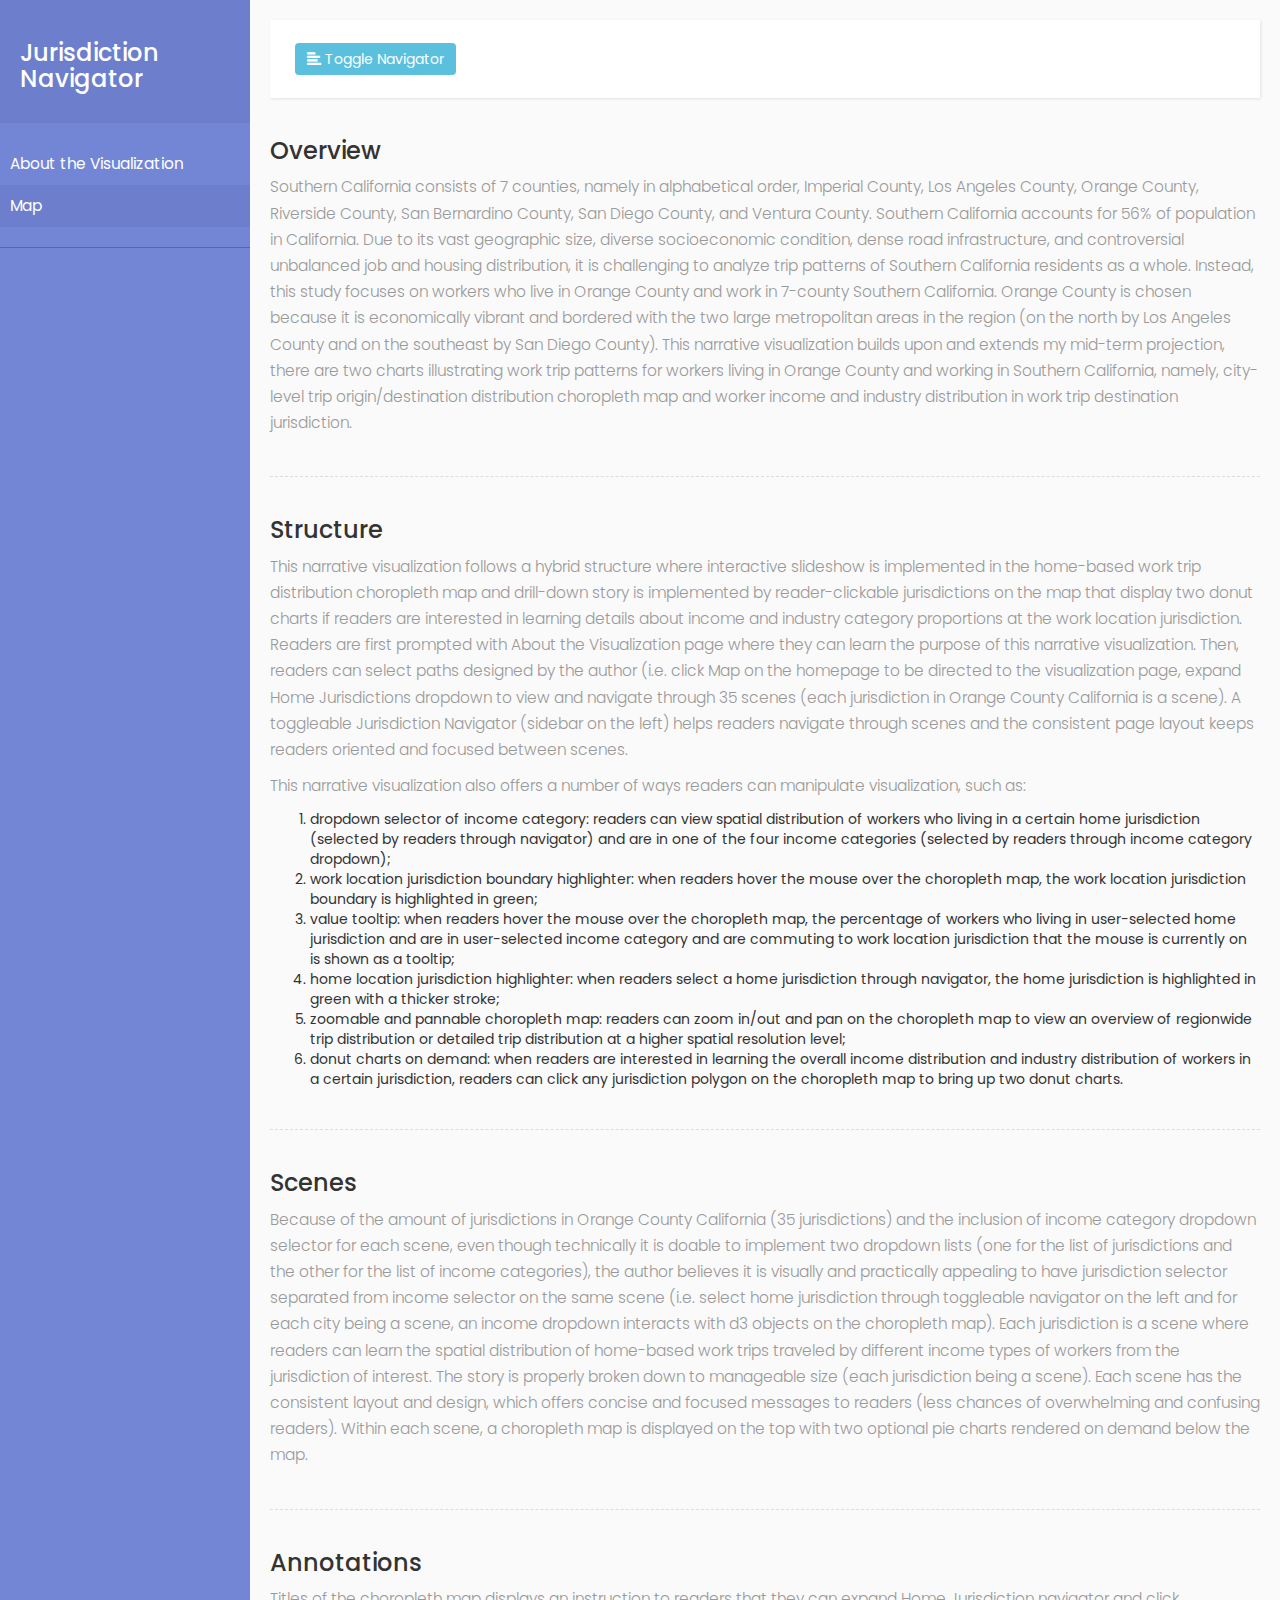
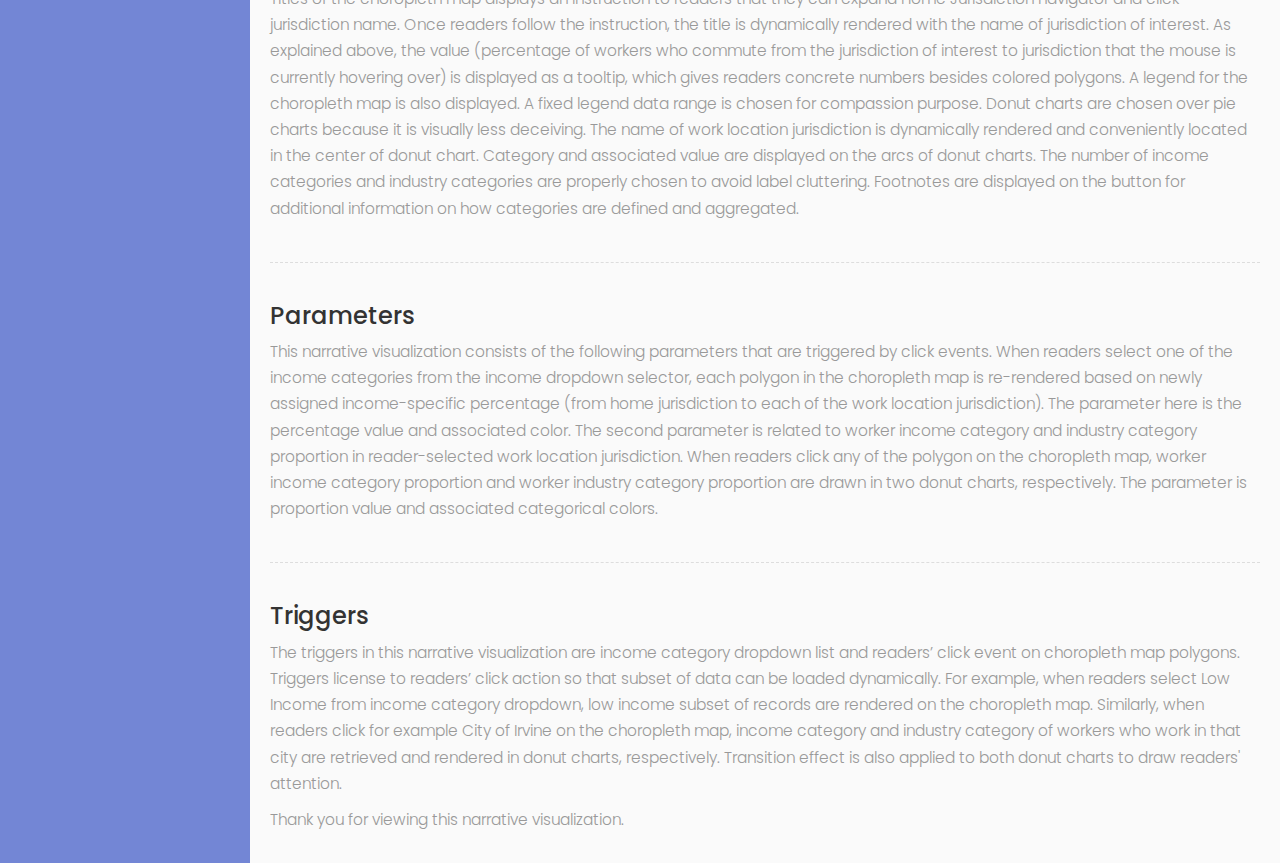
<file: index.html>
<!DOCTYPE html>
<html>
    <head>
    
        <meta charset="utf-8">
        <meta name="viewport" content="width=device-width, initial-scale=1.0">
        <meta http-equiv="X-UA-Compatible" content="IE=edge">

        <title>Home-Based Work Trip Distribution in Orange County, CA</title>

        <!-- Bootstrap CSS CDN -->
        <link rel="stylesheet" href="https://maxcdn.bootstrapcdn.com/bootstrap/3.3.7/css/bootstrap.min.css">
        <!-- Custom CSS -->
        <link rel="stylesheet" href="/css/style.css">

    </head>

    <body>
        <script src="https://d3js.org/d3.v4.min.js"></script>
        <script src="https://d3js.org/d3-scale-chromatic.v1.min.js"></script>

        <div class="wrapper">
            <!-- Sidebar Holder -->
            <nav id="sidebar">
                <div class="sidebar-header">
                    <h3><a href="index.html">Jurisdiction Navigator</a></h3>
                </div>

                <ul class="list-unstyled components">

                    <li>
                        <a href="index.html">About the Visualization</a>
                    </li>

                    <li class="active">
                        <a href="map.html">Map</a>
                    </li>

                </ul>
            </nav>


            <!-- Page Content Holder -->
            <div id="content">

                <nav class="navbar navbar-default">
                    <div class="container-fluid">
                        <div class="navbar-header">
                            <button type="button" id="sidebarCollapse" class="btn btn-info navbar-btn">
                                <i class="glyphicon glyphicon-align-left"></i>
                                <span>Toggle Navigator</span>
                            </button>
                        </div>
                    </div>
                </nav>

                <h3>Overview</h3>
                <p>Southern California consists of 7 counties, namely in alphabetical order, Imperial County, Los Angeles County, Orange County, Riverside County, San Bernardino County, San Diego County, and Ventura County. Southern California accounts for 56% of population in California. Due to its vast geographic size, diverse socioeconomic condition, dense road infrastructure, and controversial unbalanced job and housing distribution, it is challenging to analyze trip patterns of Southern California residents as a whole. Instead, this study focuses on workers who live in Orange County and work in 7-county Southern California. Orange County is chosen because it is economically vibrant and bordered with the two large metropolitan areas in the region (on the north by Los Angeles County and on the southeast by San Diego County). This narrative visualization builds upon and extends my mid-term projection, there are two charts illustrating work trip patterns for workers living in Orange County and working in Southern California, namely, city-level trip origin/destination distribution choropleth map and worker income and industry distribution in work trip destination jurisdiction.</p>
                <div class="line"></div>


                <h3>Structure</h3>
                <p>This narrative visualization follows a hybrid structure where interactive slideshow is implemented in the home-based work trip distribution choropleth map and drill-down story is implemented by reader-clickable jurisdictions on the map that display two donut charts if readers are interested in learning details about income and industry category proportions at the work location jurisdiction. Readers are first prompted with About the Visualization page where they can learn the purpose of this narrative visualization. Then, readers can select paths designed by the author (i.e. click Map on the homepage to be directed to the visualization page, expand Home Jurisdictions dropdown to view and navigate through 35 scenes (each jurisdiction in Orange County California is a scene). A toggleable Jurisdiction Navigator (sidebar on the left) helps readers navigate through scenes and the consistent page layout keeps readers oriented and focused between scenes.</p>
                <p>This narrative visualization also offers a number of ways readers can manipulate visualization, such as:</p>
                <div>
                    <ol>
                        <li>dropdown selector of income category: readers can view spatial distribution of workers who living in a certain home jurisdiction (selected by readers through navigator) and are in one of the four income categories (selected by readers through income category dropdown);</li>
                        <li>work location jurisdiction boundary highlighter: when readers hover the mouse over the choropleth map, the work location jurisdiction boundary is highlighted in green;</li>
                        <li>value tooltip: when readers hover the mouse over the choropleth map, the percentage of workers who living in user-selected home jurisdiction and are in user-selected income category and are commuting to work location jurisdiction that the mouse is currently on is shown as a tooltip;</li>
                        <li>home location jurisdiction highlighter: when readers select a home jurisdiction through navigator, the home jurisdiction is highlighted in green with a thicker stroke;</li>
                        <li>zoomable and pannable choropleth map: readers can zoom in/out and pan on the choropleth map to view an overview of regionwide trip distribution or detailed trip distribution at a higher spatial resolution level;</li>
                        <li>donut charts on demand: when readers are interested in learning the overall income distribution and industry distribution of workers in a certain jurisdiction, readers can click any jurisdiction polygon on the choropleth map to bring up two donut charts.</li>
                    </ol>
                </div>
                <div class="line"></div>


                <h3>Scenes</h3>
                <p>Because of the amount of jurisdictions in Orange County California (35 jurisdictions) and the inclusion of income category dropdown selector for each scene, even though technically it is doable to implement two dropdown lists (one for the list of jurisdictions and the other for the list of income categories), the author believes it is visually and practically appealing to have jurisdiction selector separated from income selector on the same scene (i.e. select home jurisdiction through toggleable navigator on the left and for each city being a scene, an income dropdown interacts with d3 objects on the choropleth map). Each jurisdiction is a scene where readers can learn the spatial distribution of home-based work trips traveled by different income types of workers from the jurisdiction of interest. The story is properly broken down to manageable size (each jurisdiction being a scene). Each scene has the consistent layout and design, which offers concise and focused messages to readers (less chances of overwhelming and confusing readers). Within each scene, a choropleth map is displayed on the top with two optional pie charts rendered on demand below the map.</p>
                <div class="line"></div>


                <h3>Annotations</h3>
                <p>Titles of the choropleth map displays an instruction to readers that they can expand Home Jurisdiction navigator and click jurisdiction name. Once readers follow the instruction, the title is dynamically rendered with the name of jurisdiction of interest. As explained above, the value (percentage of workers who commute from the jurisdiction of interest to jurisdiction that the mouse is currently hovering over) is displayed as a tooltip, which gives readers concrete numbers besides colored polygons. A legend for the choropleth map is also displayed. A fixed legend data range is chosen for compassion purpose. Donut charts are chosen over pie charts because it is visually less deceiving. The name of work location jurisdiction is dynamically rendered and conveniently located in the center of donut chart. Category and associated value are displayed on the arcs of donut charts. The number of income categories and industry categories are properly chosen to avoid label cluttering. Footnotes are displayed on the button for additional information on how categories are defined and aggregated.</p>
                <div class="line"></div>

                <h3>Parameters</h3>
                <p>This narrative visualization consists of the following parameters that are triggered by click events. When readers select one of the income categories from the income dropdown selector, each polygon in the choropleth map is re-rendered based on newly assigned income-specific percentage (from home jurisdiction to each of the work location jurisdiction). The parameter here is the percentage value and associated color. The second parameter is related to worker income category and industry category proportion in reader-selected work location jurisdiction. When readers click any of the polygon on the choropleth map, worker income category proportion and worker industry category proportion are drawn in two donut charts, respectively. The parameter is proportion value and associated categorical colors.</p>
                <div class="line"></div>

                <h3>Triggers</h3>
                <p>The triggers in this narrative visualization are income category dropdown list and readers’ click event on choropleth map polygons. Triggers license to readers’ click action so that subset of data can be loaded dynamically. For example, when readers select Low Income from income category dropdown, low income subset of records are rendered on the choropleth map. Similarly, when readers click for example City of Irvine on the choropleth map, income category and industry category of workers who work in that city are retrieved and rendered in donut charts, respectively. Transition effect is also applied to both donut charts to draw readers' attention.</p>
                <p>Thank you for viewing this narrative visualization.</p>

            </div> <!-- end of content div -->

        </div> <!-- end of wrapper div -->


        <!-- jQuery CDN -->
        <script src="https://code.jquery.com/jquery-1.12.0.min.js"></script>
        <!-- Bootstrap Js CDN -->
        <script src="https://maxcdn.bootstrapcdn.com/bootstrap/3.3.7/js/bootstrap.min.js"></script>

        <script type="text/javascript">
            $(document).ready(function () {
                $('#sidebarCollapse').on('click', function () {
                    $('#sidebar').toggleClass('active');
                });
            });
        </script>

    </body>

</html>
</file>
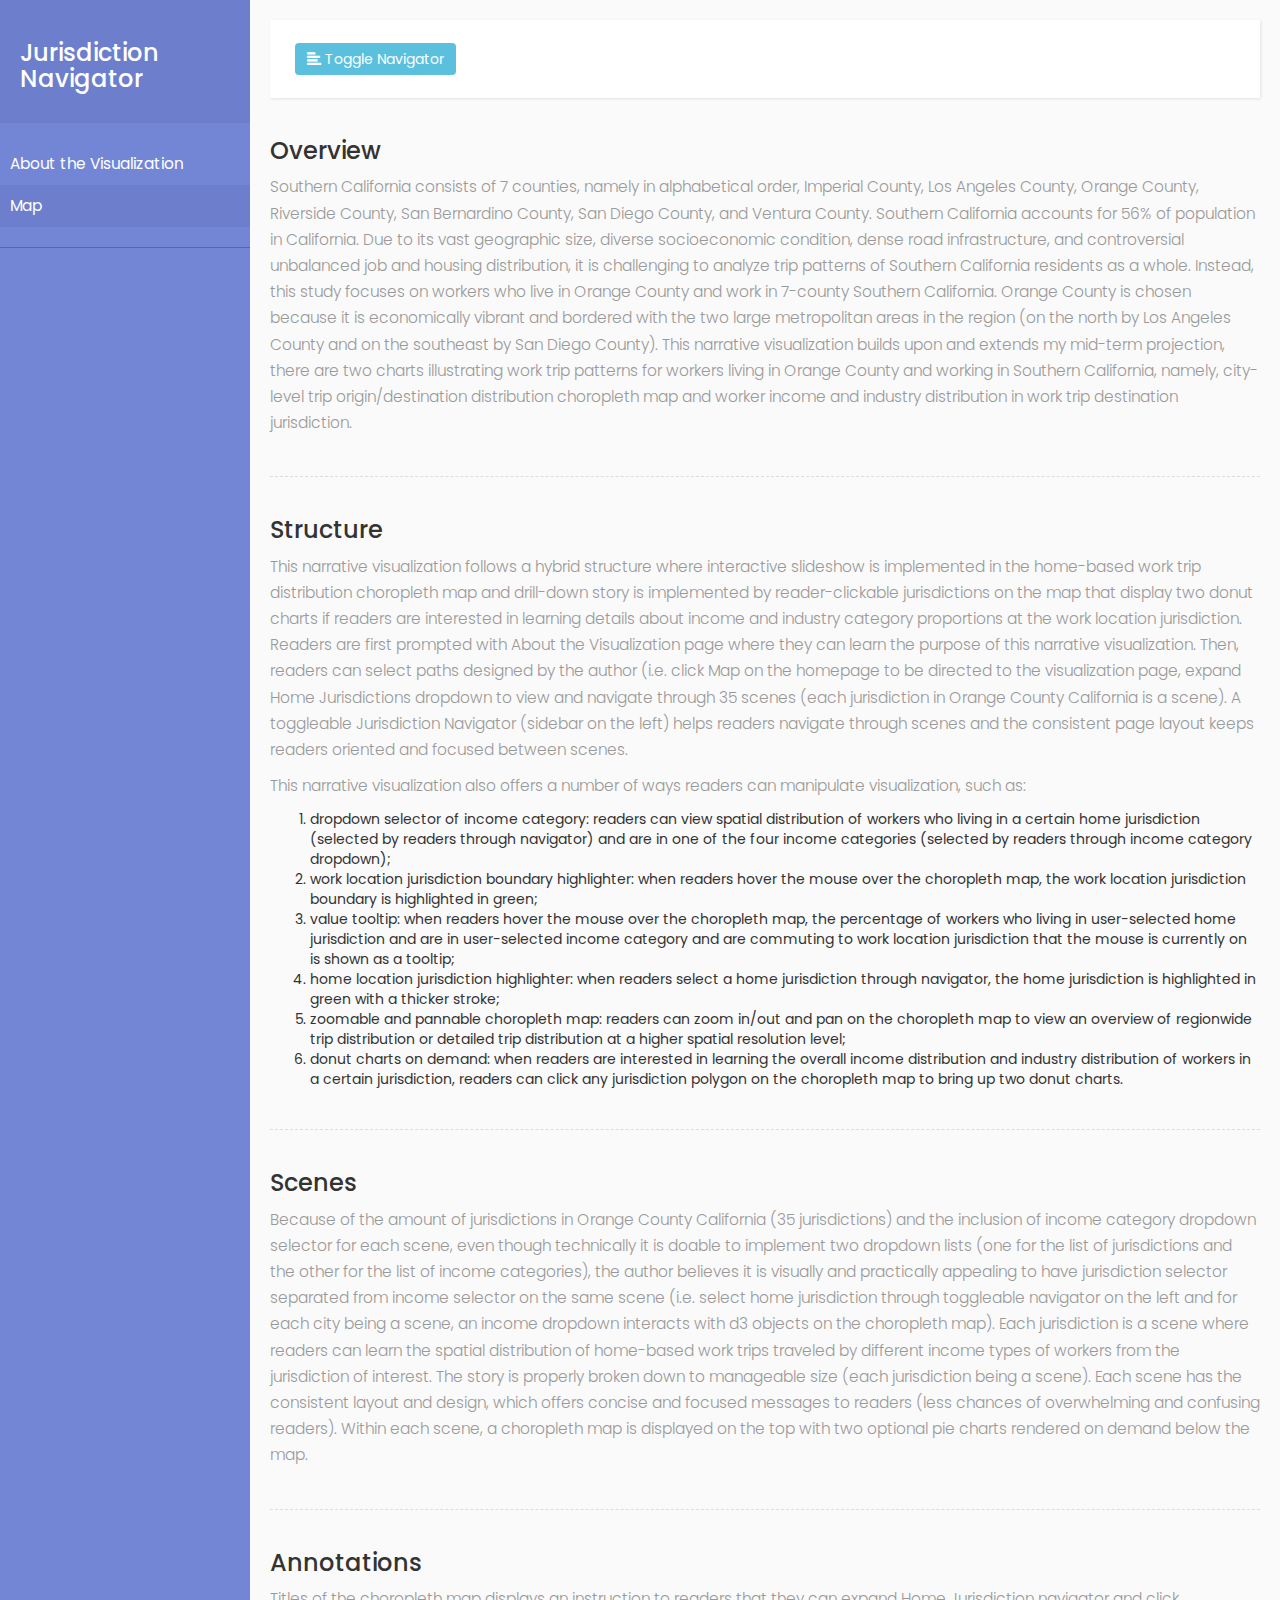
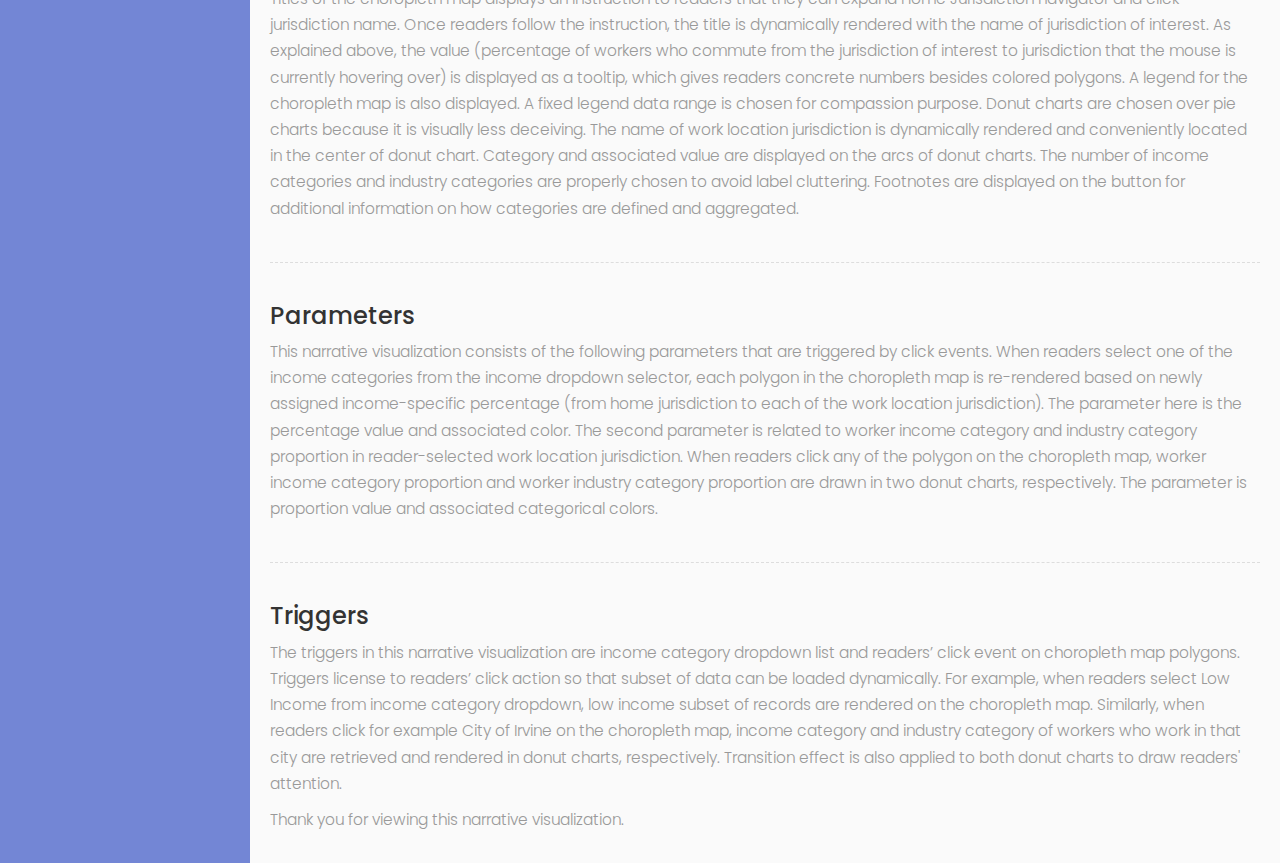
<file: home.html>
<!DOCTYPE html>
<html>
    <head>
    
        <meta charset="utf-8">
        <meta name="viewport" content="width=device-width, initial-scale=1.0">
        <meta http-equiv="X-UA-Compatible" content="IE=edge">

        <title>Home-Based Work Trip Distribution in Orange County, CA</title>

        <!-- Bootstrap CSS CDN -->
        <link rel="stylesheet" href="https://maxcdn.bootstrapcdn.com/bootstrap/3.3.7/css/bootstrap.min.css">
        <!-- Custom CSS -->
        <link rel="stylesheet" href="/css/style.css">

    </head>

    <body>
        <script src="https://d3js.org/d3.v4.min.js"></script>
        <script src="https://d3js.org/d3-scale-chromatic.v1.min.js"></script>

        <div class="wrapper">
            <!-- Sidebar Holder -->
            <nav id="sidebar">
                <div class="sidebar-header">
                    <h3><a href="home.html">Jurisdiction Navigator</a></h3>
                </div>

                <ul class="list-unstyled components">

                    <li>
                        <a href="home.html">About the Visualization</a>
                    </li>

                    <li class="active">
                        <a href="map.html">Map</a>
                    </li>

                </ul>
            </nav>


            <!-- Page Content Holder -->
            <div id="content">

                <nav class="navbar navbar-default">
                    <div class="container-fluid">
                        <div class="navbar-header">
                            <button type="button" id="sidebarCollapse" class="btn btn-info navbar-btn">
                                <i class="glyphicon glyphicon-align-left"></i>
                                <span>Toggle Navigator</span>
                            </button>
                        </div>
                    </div>
                </nav>

                <h3>Overview</h3>
                <p>Southern California consists of 7 counties, namely in alphabetical order, Imperial County, Los Angeles County, Orange County, Riverside County, San Bernardino County, San Diego County, and Ventura County. Southern California accounts for 56% of population in California. Due to its vast geographic size, diverse socioeconomic condition, dense road infrastructure, and controversial unbalanced job and housing distribution, it is challenging to analyze trip patterns of Southern California residents as a whole. Instead, this study focuses on workers who live in Orange County and work in 7-county Southern California. Orange County is chosen because it is economically vibrant and bordered with the two large metropolitan areas in the region (on the north by Los Angeles County and on the southeast by San Diego County). This narrative visualization builds upon and extends my mid-term projection, there are two charts illustrating work trip patterns for workers living in Orange County and working in Southern California, namely, city-level trip origin/destination distribution choropleth map and worker income and industry distribution in work trip destination jurisdiction.</p>
                <div class="line"></div>


                <h3>Structure</h3>
                <p>This narrative visualization follows a hybrid structure where interactive slideshow is implemented in the home-based work trip distribution choropleth map and drill-down story is implemented by reader-clickable jurisdictions on the map that display two donut charts if readers are interested in learning details about income and industry category proportions at the work location jurisdiction. Readers are first prompted with About the Visualization page where they can learn the purpose of this narrative visualization. Then, readers can select paths designed by the author (i.e. click Map on the homepage to be directed to the visualization page, expand Home Jurisdictions dropdown to view and navigate through 35 scenes (each jurisdiction in Orange County California is a scene). A toggleable Jurisdiction Navigator (sidebar on the left) helps readers navigate through scenes and the consistent page layout keeps readers oriented and focused between scenes.</p>
                <p>This narrative visualization also offers a number of ways readers can manipulate visualization, such as:</p>
                <div>
                    <ol>
                        <li>dropdown selector of income category: readers can view spatial distribution of workers who living in a certain home jurisdiction (selected by readers through navigator) and are in one of the four income categories (selected by readers through income category dropdown);</li>
                        <li>work location jurisdiction boundary highlighter: when readers hover the mouse over the choropleth map, the work location jurisdiction boundary is highlighted in green;</li>
                        <li>value tooltip: when readers hover the mouse over the choropleth map, the percentage of workers who living in user-selected home jurisdiction and are in user-selected income category and are commuting to work location jurisdiction that the mouse is currently on is shown as a tooltip;</li>
                        <li>home location jurisdiction highlighter: when readers select a home jurisdiction through navigator, the home jurisdiction is highlighted in green with a thicker stroke;</li>
                        <li>zoomable and pannable choropleth map: readers can zoom in/out and pan on the choropleth map to view an overview of regionwide trip distribution or detailed trip distribution at a higher spatial resolution level;</li>
                        <li>donut charts on demand: when readers are interested in learning the overall income distribution and industry distribution of workers in a certain jurisdiction, readers can click any jurisdiction polygon on the choropleth map to bring up two donut charts.</li>
                    </ol>
                </div>
                <div class="line"></div>


                <h3>Scenes</h3>
                <p>Because of the amount of jurisdictions in Orange County California (35 jurisdictions) and the inclusion of income category dropdown selector for each scene, even though technically it is doable to implement two dropdown lists (one for the list of jurisdictions and the other for the list of income categories), the author believes it is visually and practically appealing to have jurisdiction selector separated from income selector on the same scene (i.e. select home jurisdiction through toggleable navigator on the left and for each city being a scene, an income dropdown interacts with d3 objects on the choropleth map). Each jurisdiction is a scene where readers can learn the spatial distribution of home-based work trips traveled by different income types of workers from the jurisdiction of interest. The story is properly broken down to manageable size (each jurisdiction being a scene). Each scene has the consistent layout and design, which offers concise and focused messages to readers (less chances of overwhelming and confusing readers). Within each scene, a choropleth map is displayed on the top with two optional pie charts rendered on demand below the map.</p>
                <div class="line"></div>


                <h3>Annotations</h3>
                <p>Titles of the choropleth map displays an instruction to readers that they can expand Home Jurisdiction navigator and click jurisdiction name. Once readers follow the instruction, the title is dynamically rendered with the name of jurisdiction of interest. As explained above, the value (percentage of workers who commute from the jurisdiction of interest to jurisdiction that the mouse is currently hovering over) is displayed as a tooltip, which gives readers concrete numbers besides colored polygons. A legend for the choropleth map is also displayed. A fixed legend data range is chosen for compassion purpose. Donut charts are chosen over pie charts because it is visually less deceiving. The name of work location jurisdiction is dynamically rendered and conveniently located in the center of donut chart. Category and associated value are displayed on the arcs of donut charts. The number of income categories and industry categories are properly chosen to avoid label cluttering. Footnotes are displayed on the button for additional information on how categories are defined and aggregated.</p>
                <div class="line"></div>

                <h3>Parameters</h3>
                <p>This narrative visualization consists of the following parameters that are triggered by click events. When readers select one of the income categories from the income dropdown selector, each polygon in the choropleth map is re-rendered based on newly assigned income-specific percentage (from home jurisdiction to each of the work location jurisdiction). The parameter here is the percentage value and associated color. The second parameter is related to worker income category and industry category proportion in reader-selected work location jurisdiction. When readers click any of the polygon on the choropleth map, worker income category proportion and worker industry category proportion are drawn in two donut charts, respectively. The parameter is proportion value and associated categorical colors.</p>
                <div class="line"></div>

                <h3>Triggers</h3>
                <p>The triggers in this narrative visualization are income category dropdown list and readers’ click event on choropleth map polygons. Triggers license to readers’ click action so that subset of data can be loaded dynamically. For example, when readers select Low Income from income category dropdown, low income subset of records are rendered on the choropleth map. Similarly, when readers click for example City of Irvine on the choropleth map, income category and industry category of workers who work in that city are retrieved and rendered in donut charts, respectively. Transition effect is also applied to both donut charts to draw readers' attention.</p>
                <p>Thank you for viewing this narrative visualization.</p>

            </div> <!-- end of content div -->

        </div> <!-- end of wrapper div -->


        <!-- jQuery CDN -->
        <script src="https://code.jquery.com/jquery-1.12.0.min.js"></script>
        <!-- Bootstrap Js CDN -->
        <script src="https://maxcdn.bootstrapcdn.com/bootstrap/3.3.7/js/bootstrap.min.js"></script>

        <script type="text/javascript">
            $(document).ready(function () {
                $('#sidebarCollapse').on('click', function () {
                    $('#sidebar').toggleClass('active');
                });
            });
        </script>

    </body>

</html>
</file>
<file: css/style.css>
/*
    DEMO STYLE
*/
@import "https://fonts.googleapis.com/css?family=Poppins:300,400,500,600,700";


body {
    font-family: 'Poppins', sans-serif;
    background: #fafafa;
}

p {
    font-family: 'Poppins', sans-serif;
    font-size: 1.1em;
    font-weight: 300;
    line-height: 1.7em;
    color: #999;
}

a, a:hover, a:focus {
    color: inherit;
    text-decoration: none;
    transition: all 0.3s;
}

.navbar {
    padding: 15px 10px;
    background: #fff;
    border: none;
    border-radius: 0;
    margin-bottom: 40px;
    box-shadow: 1px 1px 3px rgba(0, 0, 0, 0.1);
}

.navbar-btn {
    box-shadow: none;
    outline: none !important;
    border: none;
}

.line {
    width: 100%;
    height: 1px;
    border-bottom: 1px dashed #ddd;
    margin: 40px 0;
}

/* ---------------------------------------------------
    SIDEBAR STYLE
----------------------------------------------------- */
.wrapper {
    display: flex;
    align-items: stretch;
}

#sidebar {
    min-width: 250px;
    max-width: 250px;
    background: #7386D5;
    color: #fff;
    transition: all 0.3s;
}

#sidebar.active {
    margin-left: -250px;
}

#sidebar .sidebar-header {
    padding: 20px;
    background: #6d7fcc;
}

#sidebar ul.components {
    padding: 20px 0;
    border-bottom: 1px solid #47748b;
}

#sidebar ul p {
    color: #fff;
    padding: 10px;
}

#sidebar ul li a {
    padding: 10px;
    font-size: 1.1em;
    display: block;
}
#sidebar ul li a:hover {
    color: #7386D5;
    background: #fff;
}

#sidebar ul li.active > a, a[aria-expanded="true"] {
    color: #fff;
    background: #6d7fcc;
}


a[data-toggle="collapse"] {
    position: relative;
}

a[aria-expanded="false"]::before, a[aria-expanded="true"]::before {
    content: '\e259';
    display: block;
    position: absolute;
    right: 20px;
    font-family: 'Glyphicons Halflings';
    font-size: 0.6em;
}
a[aria-expanded="true"]::before {
    content: '\e260';
}


ul ul a {
    font-size: 0.9em !important;
    padding-left: 30px !important;
    background: #6d7fcc;
}

ul.CTAs {
    padding: 20px;
}

ul.CTAs a {
    text-align: center;
    font-size: 0.9em !important;
    display: block;
    border-radius: 5px;
    margin-bottom: 5px;
}

a.download {
    background: #fff;
    color: #7386D5;
}

a.article, a.article:hover {
    background: #6d7fcc !important;
    color: #fff !important;
}



/* ---------------------------------------------------
    CONTENT STYLE
----------------------------------------------------- */
#content {
    padding: 20px;
    min-height: 100vh;
    transition: all 0.3s;
}


/* ---------------------------------------------------
    STYLE for D3 Viz
----------------------------------------------------- */
.jurisdictions {
    fill:none;
    stroke: white;
    stroke-linejoin: round;
    stroke-opacity:0.8;
}

.jurisdictions :hover {
    fill:none;
    stroke:green;
    stroke-width:1.2px;
    stroke-linejoin:round;
}

.home_jurisdiction_boundary {
    fill:none;
    stroke:green;
    stroke-linejoin: round;
    stroke-width:1.5px;
    stroke-opacity:1;
}

.county_boundary {
    fill:none;
    stroke: black;
    stroke-linejoin: round;
    stroke-width:1px;
    stroke-opacity:1;
}

.incomeText, .industryText {
    font: 12px sans-serif;
    text-anchor: middle;
}

.incomeArc, .industryArc {
    stroke: white;
}


/* ---------------------------------------------------
    MEDIAQUERIES
----------------------------------------------------- */
@media (max-width: 768px) {
    #sidebar {
        margin-left: -250px;
    }
    #sidebar.active {
        margin-left: 0;
    }
    #sidebarCollapse span {
        display: none;
    }
}
</file>
